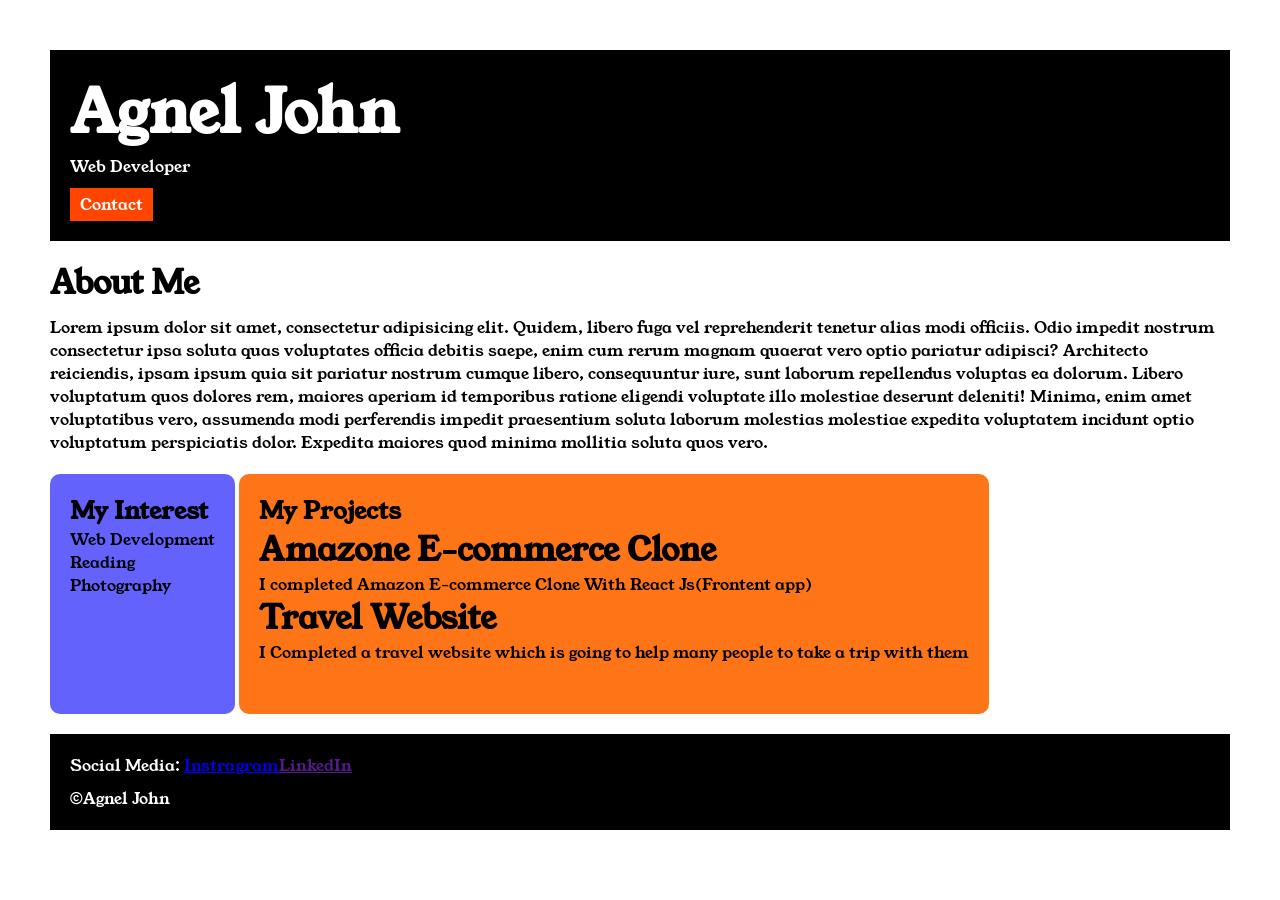
<file: portfolio/index.html>
<!DOCTYPE html>
<html>
    <head>
        <title>Portfolio</title>
        <link rel="stylesheet" href="style.css">
        <link rel="preconnect" href="https://fonts.googleapis.com">
<link rel="preconnect" href="https://fonts.gstatic.com" crossorigin>
<link href="https://fonts.googleapis.com/css2?family=Young+Serif&display=swap" rel="stylesheet">
    </head>
<body>
    <div class="container">

    
    <div class="section-one">
     <h1 class="section-one__name">Agnel John</h1>
     <p class="section-one__role">Web Developer</p>
    <a class="section-one__contact" href="contact.html">Contact</a>
    </div>
    <div class="section-two">

        <h1 class="section-two__tittle">About Me</h1>
<p class="section-two__desc">Lorem ipsum dolor sit amet, consectetur adipisicing elit. Quidem, libero fuga vel reprehenderit tenetur alias modi officiis. Odio impedit nostrum consectetur ipsa soluta quas voluptates officia debitis saepe, enim cum rerum magnam quaerat vero optio pariatur adipisci? Architecto reiciendis, ipsam ipsum quia sit pariatur nostrum cumque libero, consequuntur iure, sunt laborum repellendus voluptas ea dolorum. Libero voluptatum quos dolores rem, maiores aperiam id temporibus ratione eligendi voluptate illo molestiae deserunt deleniti! Minima, enim amet voluptatibus vero, assumenda modi perferendis impedit praesentium soluta laborum molestias molestiae expedita voluptatem incidunt optio voluptatum perspiciatis dolor. Expedita maiores quod minima mollitia soluta quos vero.</p>
</div>
<div class="section-three">
<h2 class="section-three__tittle">My Interest</h2>
<u1 class="section-three__desc">
    <li>Web Development</li>
    <li>Reading</li>
    <li>Photography</li>
</u1>
</div>
<div class="section-four">
<h2 class="section-four__tittle">My Projects</h2>
<u1 class="section-four__desc">
    <li>
        <h1>Amazone E-commerce Clone</h1>
        <p>I completed Amazon E-commerce Clone With React Js(Frontent app)</p>
    </li>
    <li> 
        <h1>Travel Website</h1>
        <p>I Completed a travel website which is going to help many people to take a trip with them</p>
    </li>
</u1>
</div>
<div class="section-five">
<p classs="section-five__tittle">
    Social Media: <a href="https://www.instagram.com/accounts/login/?hl=en">Instragram</a><a href=""https://www.linkedin.com/login>LinkedIn</a>
</p>
<p class="section-five__desc">&copy;Agnel John</p>
</div>
    </div>
</body>
</html>
</file>
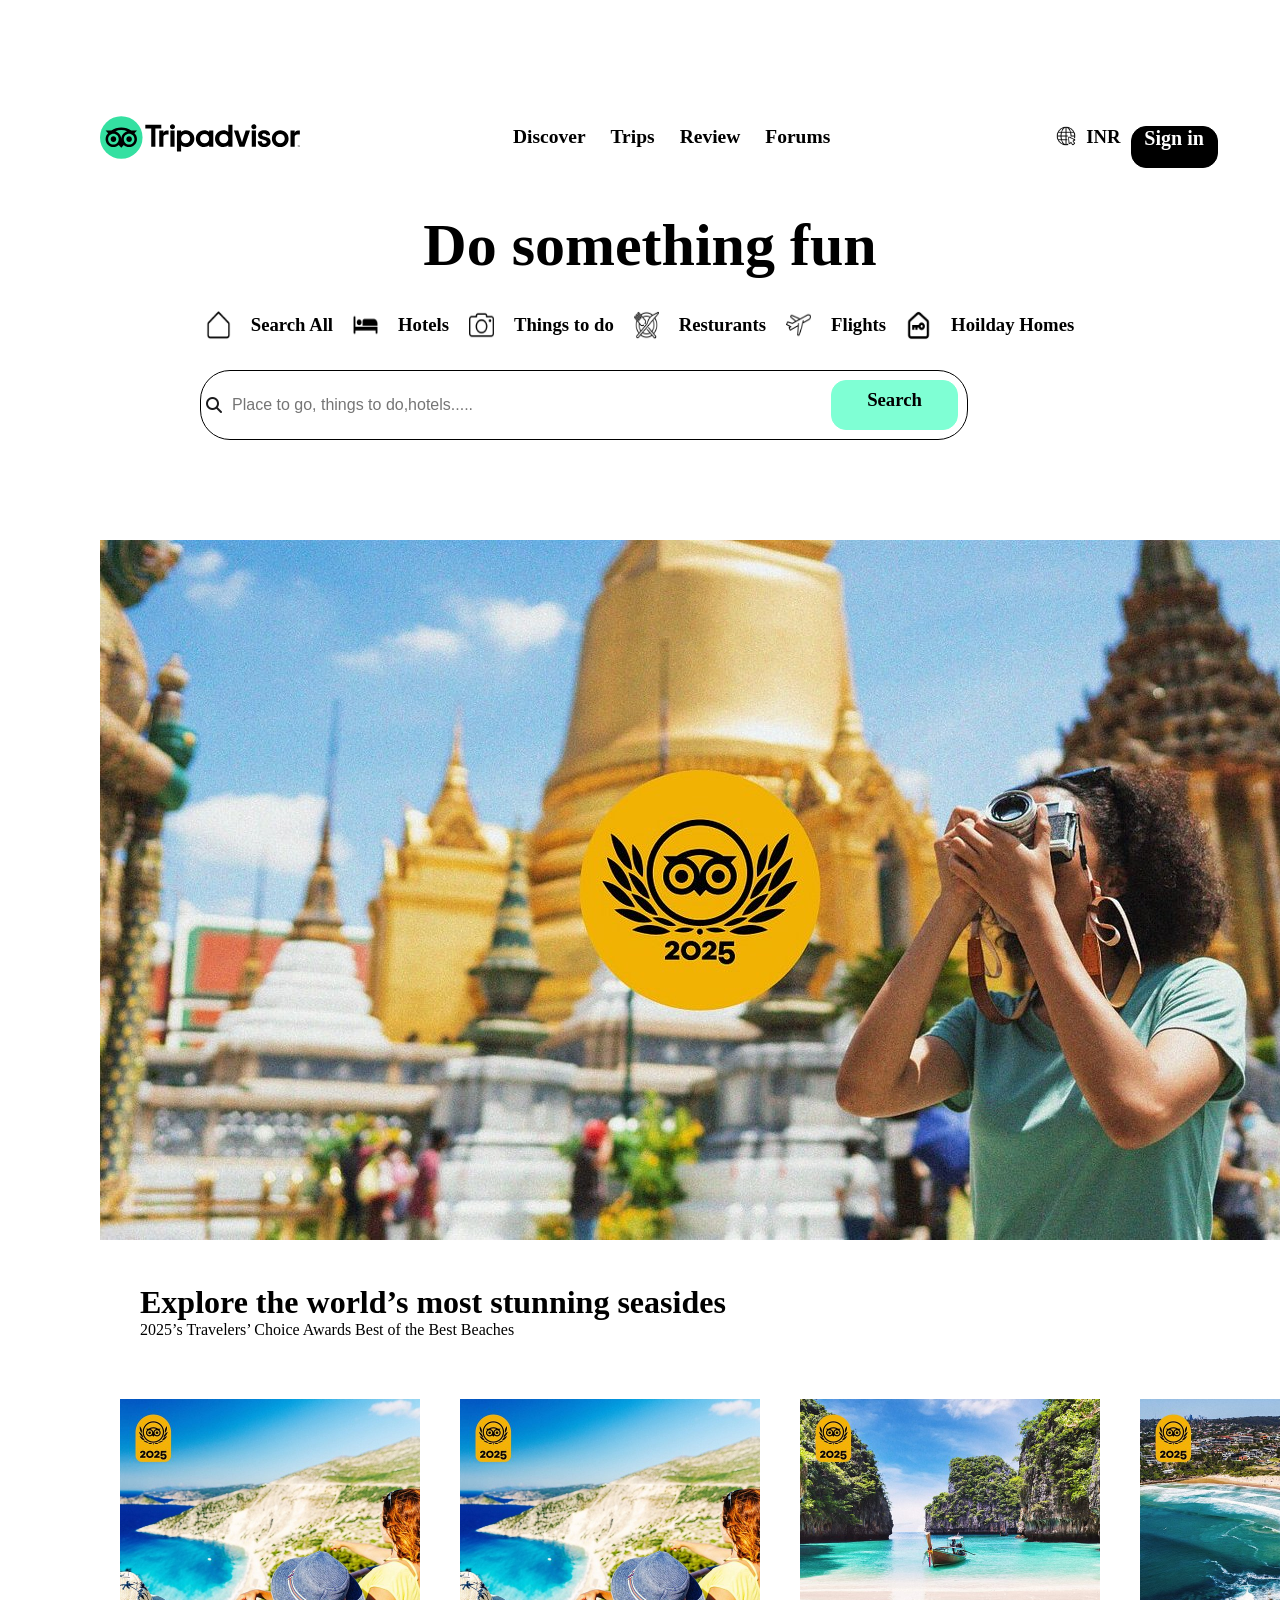
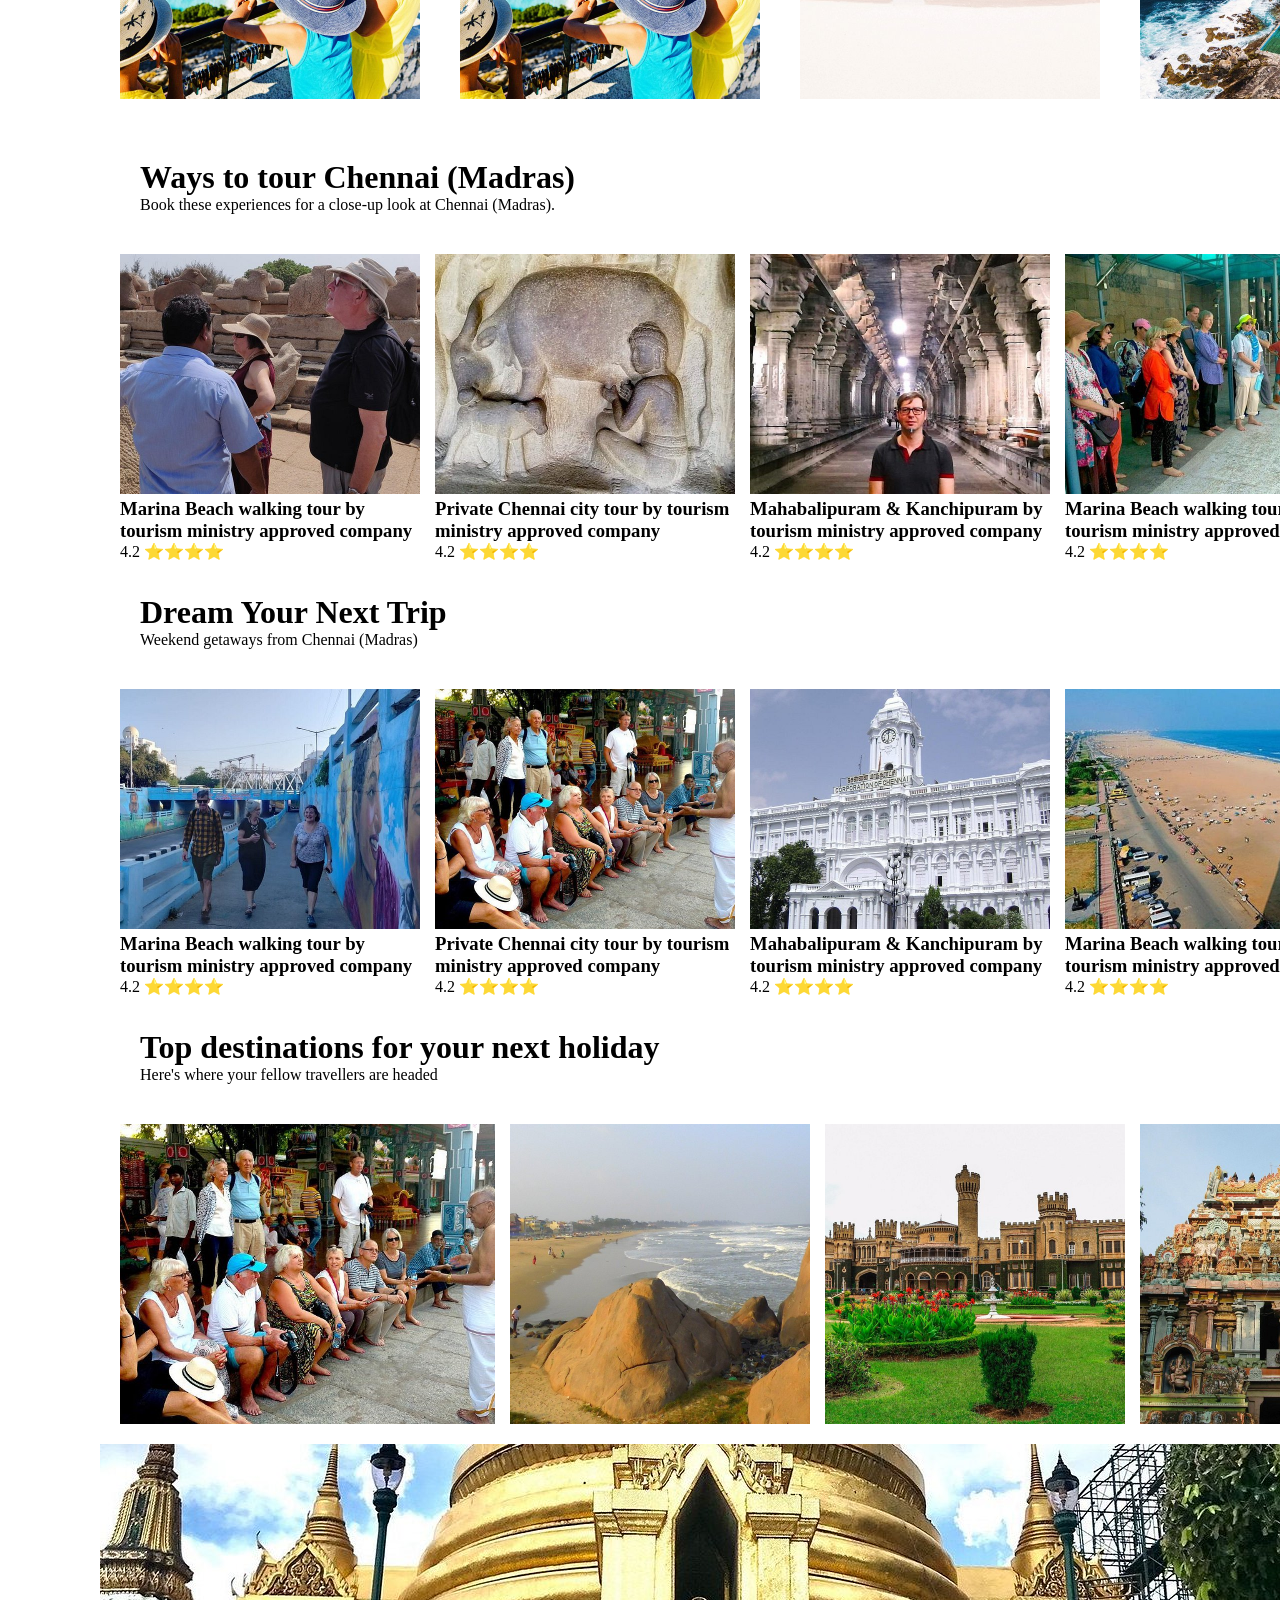
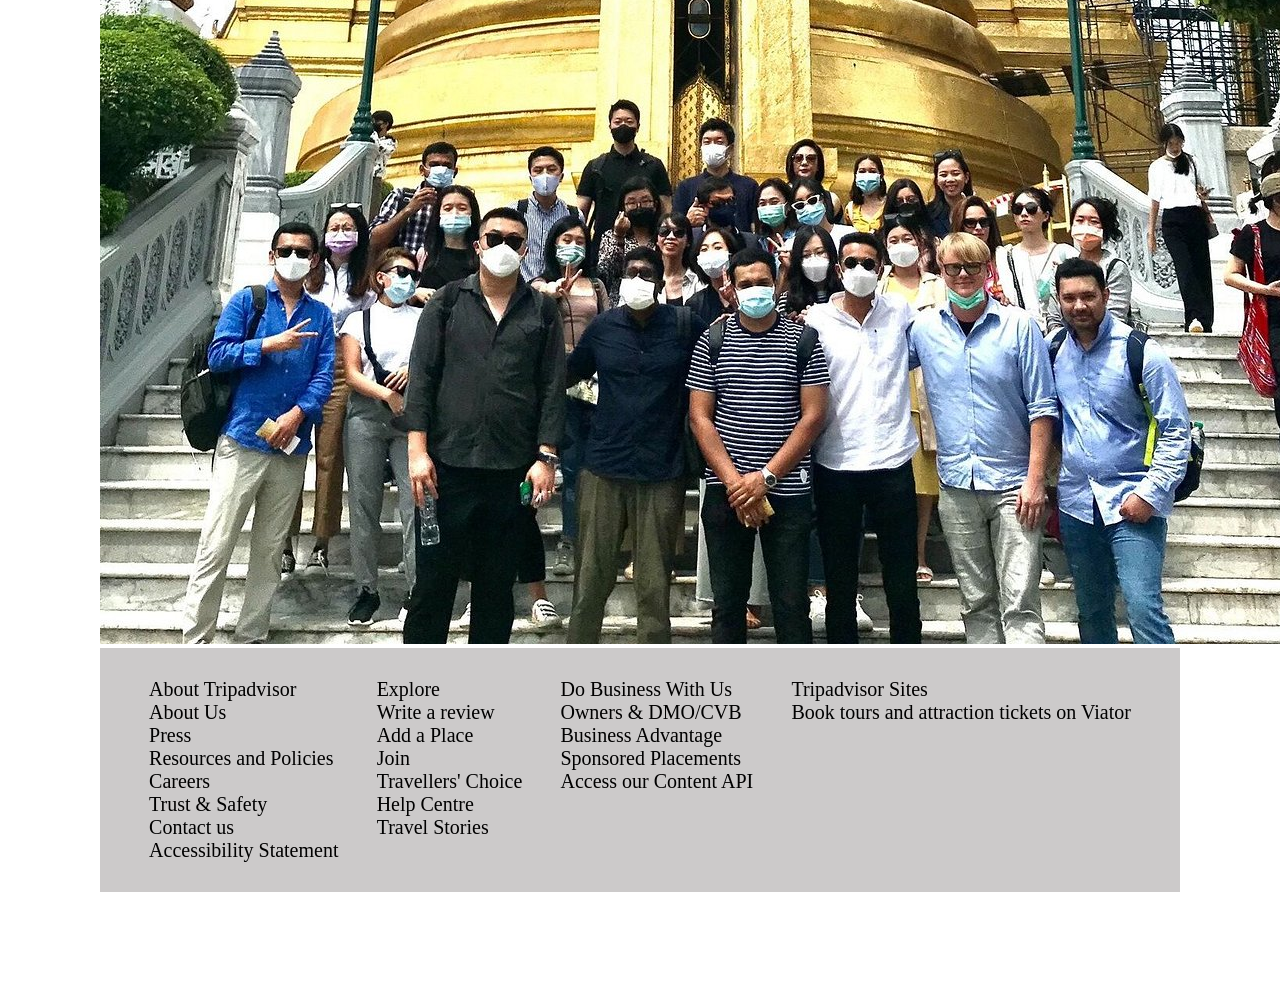
<file: trip-advisor/index.html>
<!DOCTYPE html>
<html lang="en">

<head>
    <meta charset="UTF-8">
    <meta name="viewport" content="width=device-width, initial-scale=1.0">
    <title>Tripadvisor</title>
    <!--Google Style Sheet for fonts-->
    <link rel="preconnect" href="https://fonts.googleapis.com">
    <link rel="preconnect" href="https://fonts.gstatic.com" crossorigin>
    <link href="https://fonts.googleapis.com/css2?family=Gabarito:wght@400..900&display=swap" rel="stylesheet">
    <!--My Style Sheet-->
    <link rel="stylesheet" href="style.css">
    <!--Font Awesome CDN Link-->
    <link rel="stylesheet" href="https://cdnjs.cloudflare.com/ajax/libs/font-awesome/6.7.2/css/all.min.css"
        integrity="sha512-Evv84Mr4kqVGRNSgIGL/F/aIDqQb7xQ2vcrdIwxfjThSH8CSR7PBEakCr51Ck+w+/U6swU2Im1vVX0SVk9ABhg=="
        crossorigin="anonymous" referrerpolicy="no-referrer" />
</head>

<body>
    <div>
        <!--Navbar-->
        <div class="navbar">
            <img src="t1.svg" width="200px" height="75px">
            <div class="navbar__s1">
                <h2>Discover</h2>
                <h2>Trips</h2>
                <h2>Review</h2>
                <h2>Forums</h2>
            </div>
            <div class="navbar__s2">
                <img src="website.png" width="20px" height="20px">
                <h3>INR</h3>
                <h2>Sign in</h2>
            </div>

        </div>
        <div class="navbar__s3">
            <h1>Do something fun</h1>
        </div>
        <div class="navbar__s4">
            <img src="home.png" width="25px" height="30px">
            <h3>Search All</h3>
            <img src="sleeping.png" width="25px" height="30px">
            <h3>Hotels</h3>
            <img src="camera.png" width="25px" height="30px">
            <h3>Things to do</h3>
            <img src="restaurant.png" width="25px" height="30px">
            <h3>Resturants</h3>
            <img src="airplane.png" width="25px" height="30px">
            <h3>Flights</h3>
            <img src="keys.png" width="25px" height="30px">
            <h3>Hoilday Homes</h3>

        </div>
        <div class="navbar__s5">
            <i class="fa-solid fa-magnifying-glass" style="color: #1b1b1d;"></i>
            <input placeholder="Place to go, things to do,hotels.....">
            <div class="navbar__s5__head">
                <h3>Search</h3>
            </div>
        </div>
        <!--Trip Image-->
        <div class="Trips">
        <img src="a1.jpg" alt="travellers">
        </div>
        <div class="tripimage">

        <div class="tripnimage-head">
            <h1>Explore the world’s most stunning seasides</h1>
            <p>2025’s Travelers’ Choice Awards Best of the Best Beaches</p>
        </div>
        <div class="container__one">
            <div class="container__one__s1">
            <img src="f1.jpg" alt="Trip image">
            <img src="f2.jpg" alt="Trip image"> 
            <img src="f3.jpg" alt="Trip image">
            <img src="f4.jpg" alt="Trip image">
        </div>
        </div>
        <div class="tripnimage-head__one">
    <h1>Ways to tour Chennai (Madras)</h1>
                <p>Book these experiences for a close-up look at Chennai (Madras).</p>
</div>
            <div class="container__two">
                <div class="container__two__s1">
                    <img src="f5.jpg" alt="Trip image">
                    <h3>Marina Beach walking tour by tourism ministry approved company</h3>
        <p>4.2 ⭐⭐⭐⭐</p>

                </div>
                <div class="container__two__s2">
                    <img src="f6.jpg" alt="Trip image">
                    <h3>Private Chennai city tour by tourism ministry approved company</h3>
        <p>4.2 ⭐⭐⭐⭐</p>
                </div>
                <div class="container__two__s3">
                    <img src="f7.jpg" alt="Trip image">
                <h3>Mahabalipuram & Kanchipuram by tourism ministry approved company</h3>
        <p>4.2 ⭐⭐⭐⭐</p>
                </div>
                <div class="container__two__s4">
                 <img src="f8.jpg" alt="Trip image">   
                <h3>Marina Beach walking tour by tourism ministry approved company</h3>
        <p>4.2 ⭐⭐⭐⭐</p>
                </div>

            </div>
            
        
        
        <div class="tripnimage-head__two">

        <h1>Dream Your Next Trip</h1>
             <p>Weekend getaways from Chennai (Madras)</p>
        </div>
        
        <div class="container__three">
            <div class="container__three__s1">
                <img src="f9.jpg" alt="Trip image">
                <h3>Marina Beach walking tour by tourism ministry approved company</h3>
    <p>4.2 ⭐⭐⭐⭐</p>

            </div>
            <div class="container__three__s2">
                <img src="f10.jpg" alt="Trip image">
                <h3>Private Chennai city tour by tourism ministry approved company</h3>
    <p>4.2 ⭐⭐⭐⭐</p>
            </div>
            <div class="container__three__s3">
                <img src="f11.jpg" alt="Trip image">
            <h3>Mahabalipuram & Kanchipuram by tourism ministry approved company</h3>
    <p>4.2 ⭐⭐⭐⭐</p>
            </div>
            <div class="container__three__s4">
            <img src="f12.jpg" alt="Trip image"> 
            <h3>Marina Beach walking tour by tourism ministry approved company</h3>
    <p>4.2 ⭐⭐⭐⭐</p>
            </div>
       
            
            
            
            
        </div>
        
        
        <div class="tripnimage-head__three">

        <h1>Top destinations for your next holiday</h1>
            <p>Here's where your fellow travellers are headed</p>
        </div>
        <div class="container__four">
            
        <img src="f13.jpg" alt="Trip image">
        <img src="f14.jpg" alt="Trip image">
        <img src="f15.jpg" alt="Trip image">
        <img src="f16.jpg" alt="Trip image">
    </div>
        </div>
    <img src="a2.jpg" alt="Tripadvisor">

    <div class="footer">
        
            <div class="footer__one__s1">
                <p>About Tripadvisor</p>
                <p>About Us</p>
                <p>Press</p>
                <p>Resources and Policies</p>
                <p>Careers</p>
                <p>Trust & Safety</p>
                <p>Contact us</p>
                <p>Accessibility Statement</p>

            </div>
            <div class="footer__one__s2">
                <p>Explore</p>
                <p>Write a review</p>
                <p>Add a Place</p>
                <p>Join </p>
                <p>Travellers' Choice</p>
                <p>Help Centre</p>
                <p>Travel Stories</p>
 </div>
 <div class="footer__one__s3">
    <p>Do Business With Us</p>
    <p>Owners & DMO/CVB</p>
    <p>Business Advantage</p>
    <p>Sponsored Placements</p>
    <p>Access our Content API</p>
    
</div>
        
        <div class="footer__one__s4">
            <p>Tripadvisor Sites</p>
            <p>Book tours and attraction tickets on Viator</p>
        </div>
        </div>
        












</body>

</html>
</file>
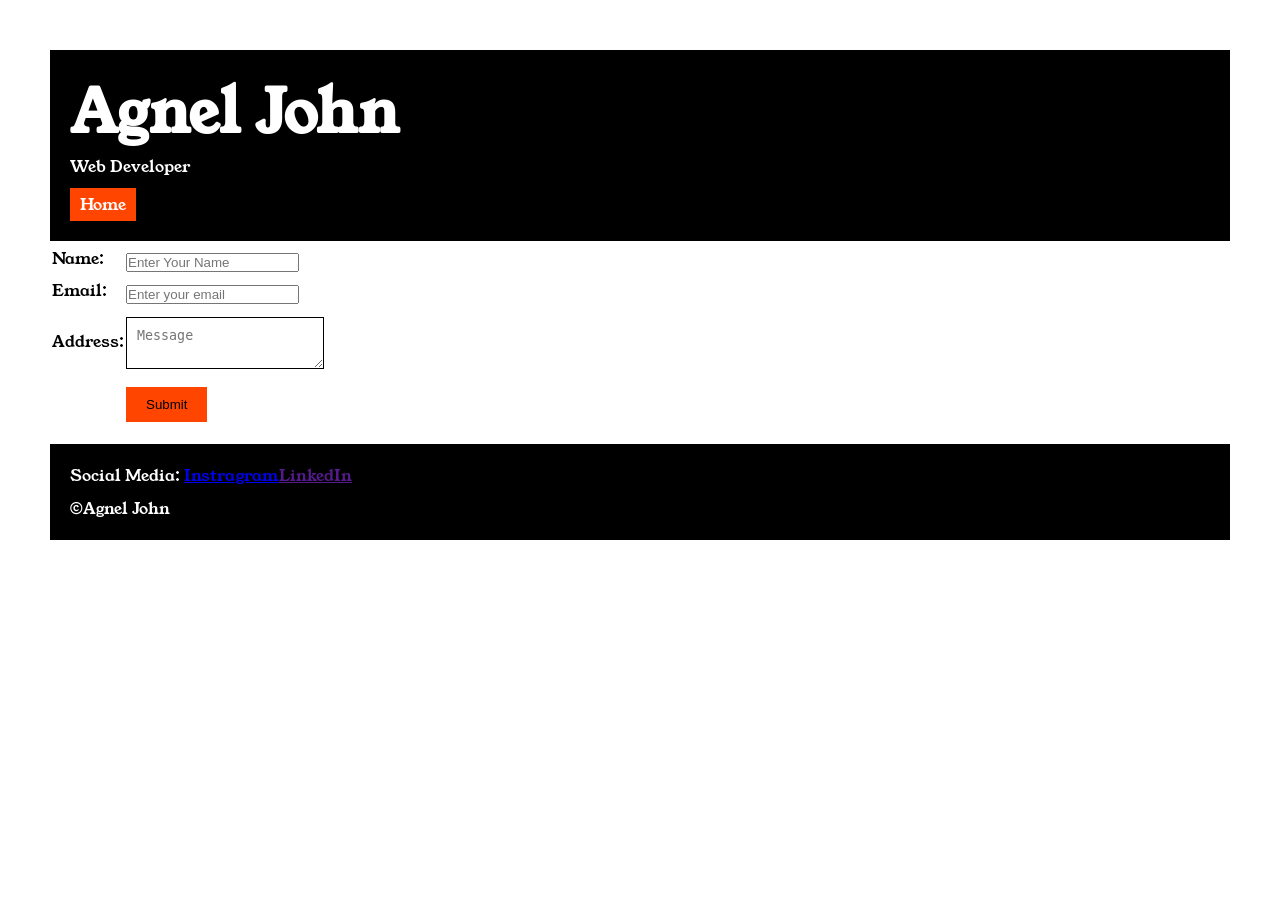
<file: portfolio/contact.html>
<!DOCTYPE html>
<html lang="en">

<head>
    <meta charset="UTF-8">
    <meta name="viewport" content="width=device-width, initial-scale=1.0">
    <title>Contact</title>
    <link rel="stylesheet" href="style.css">
    <link rel="preconnect" href="https://fonts.googleapis.com">
<link rel="preconnect" href="https://fonts.gstatic.com" crossorigin>
<link href="https://fonts.googleapis.com/css2?family=Young+Serif&display=swap" rel="stylesheet">
</head>

<body>
    <div class="container">

        <div class="section-one">
        <h1 class="section-one__name">Agnel John</h1>
        <p class="section-one__role">Web Developer</p>
       <a class="section-one__contact" href="index.html">Home</a>
       </div>
       <div class="contact form">
    <form>
        <table>
            <tr>
                <td>Name:</td>
                <td>
                    <input type="text" placeholder="Enter Your Name" class="contact-form__input">
                </td>
            </tr>
            <tr>
                <td>Email:</td>
                <td>
                    <input type="email" placeholder="Enter your email"class="contact-form__input">
                </td>
            </tr>
            <tr>
                <td>Address:</td>
                <td>
                    <textarea placeholder="Message"class="contact-form__textarea"></textarea>
                </td>
            </tr>
            <tr>
                <td></td>
                <td>
                    <input type="submit"class="contact-form__submit">
                </td>
            </tr>
        </table>
    </form>
       </div>

    <div class="section-five">
        <p classs="section-five__tittle">
            Social Media: <a href="https://www.instagram.com/accounts/login/?hl=en">Instragram</a><a href=""https://www.linkedin.com/login>LinkedIn</a>
        </p>
        <p class="section-five__desc">&copy;Agnel John</p>
        </div>

</body>
</div>

</html>
</file>
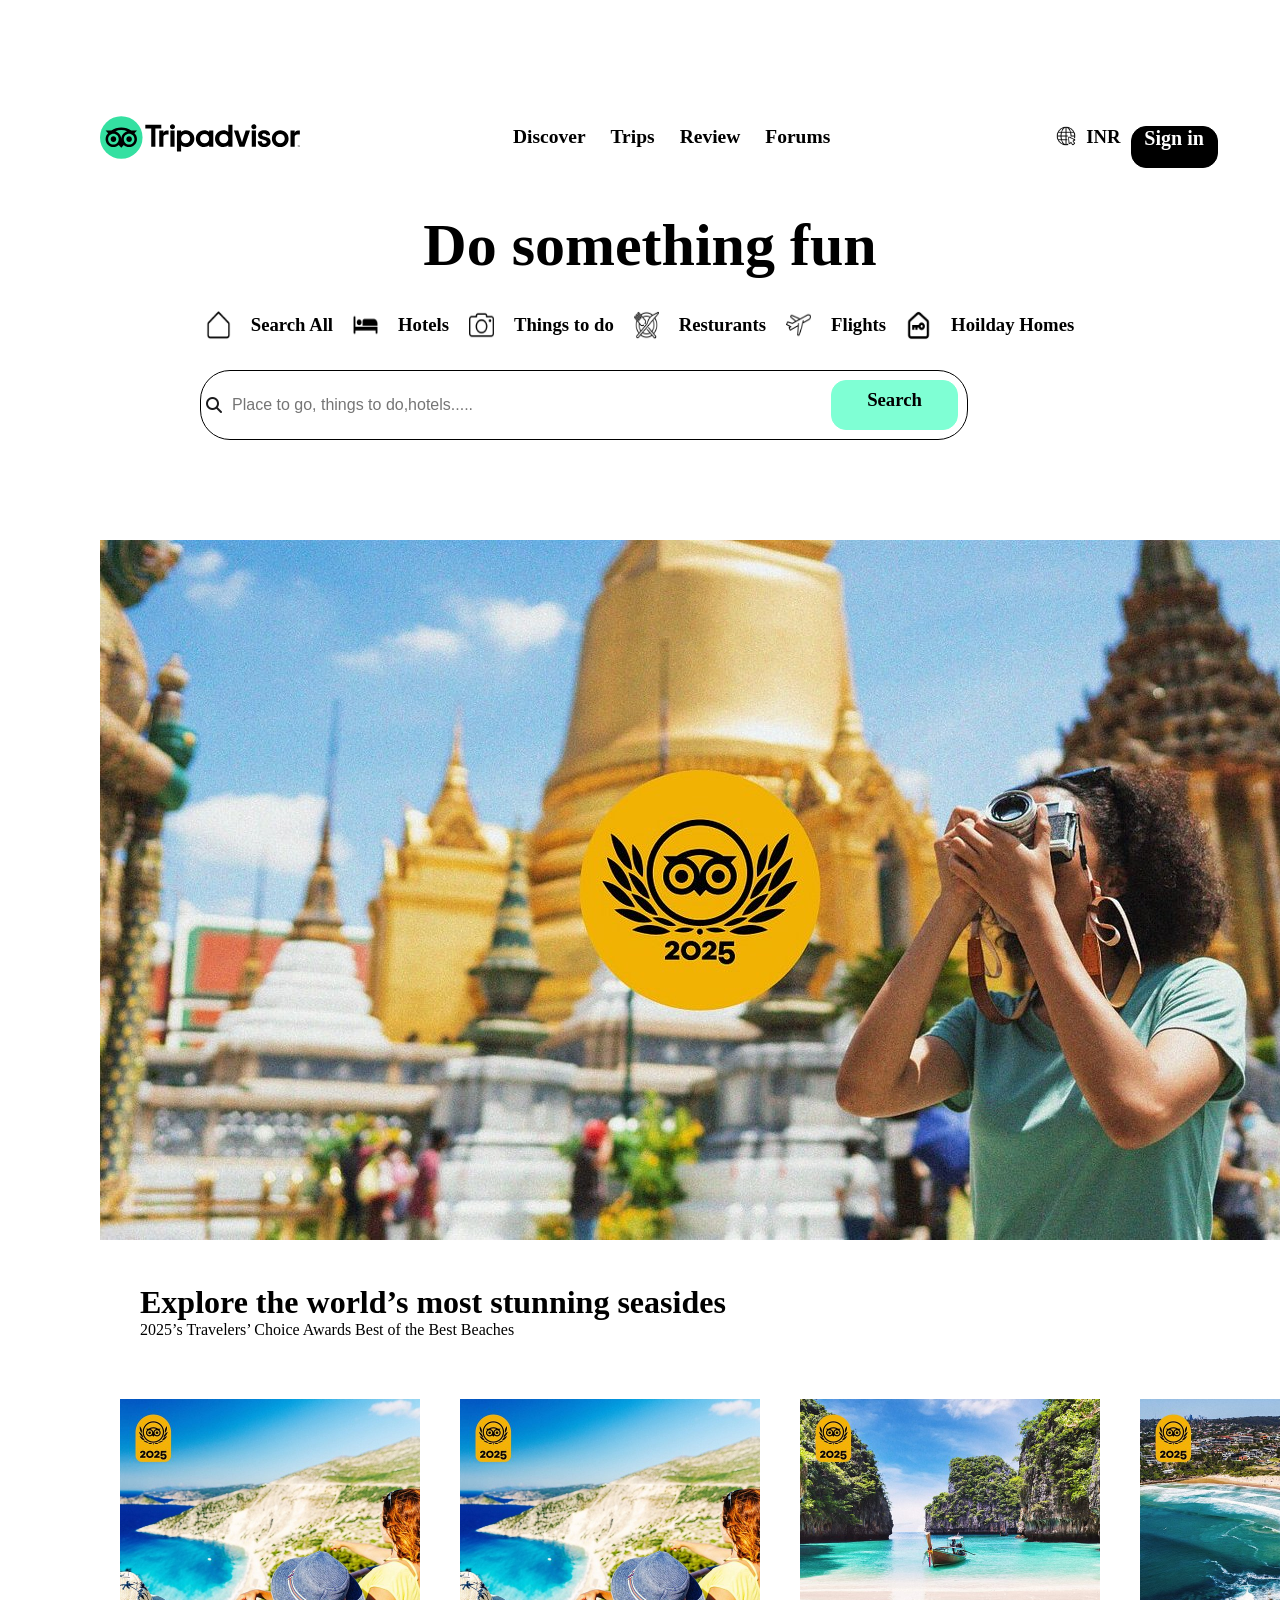
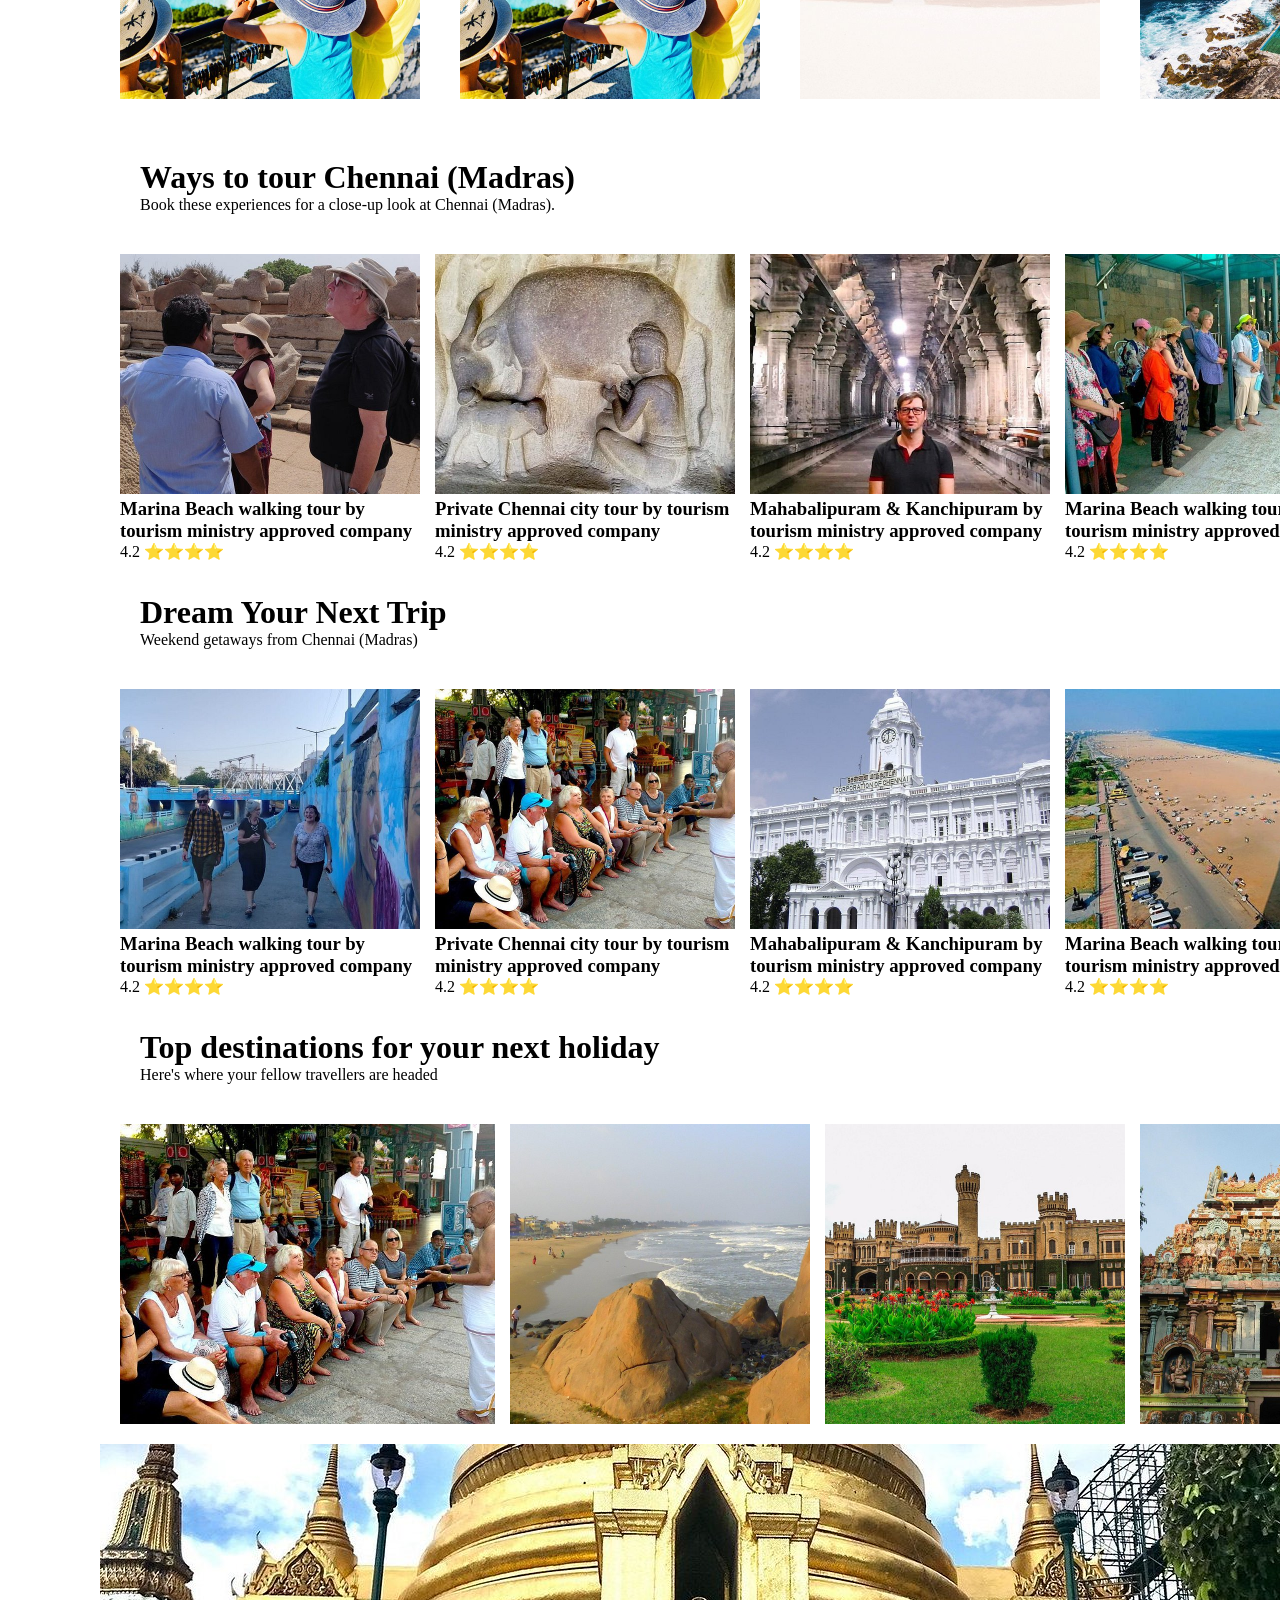
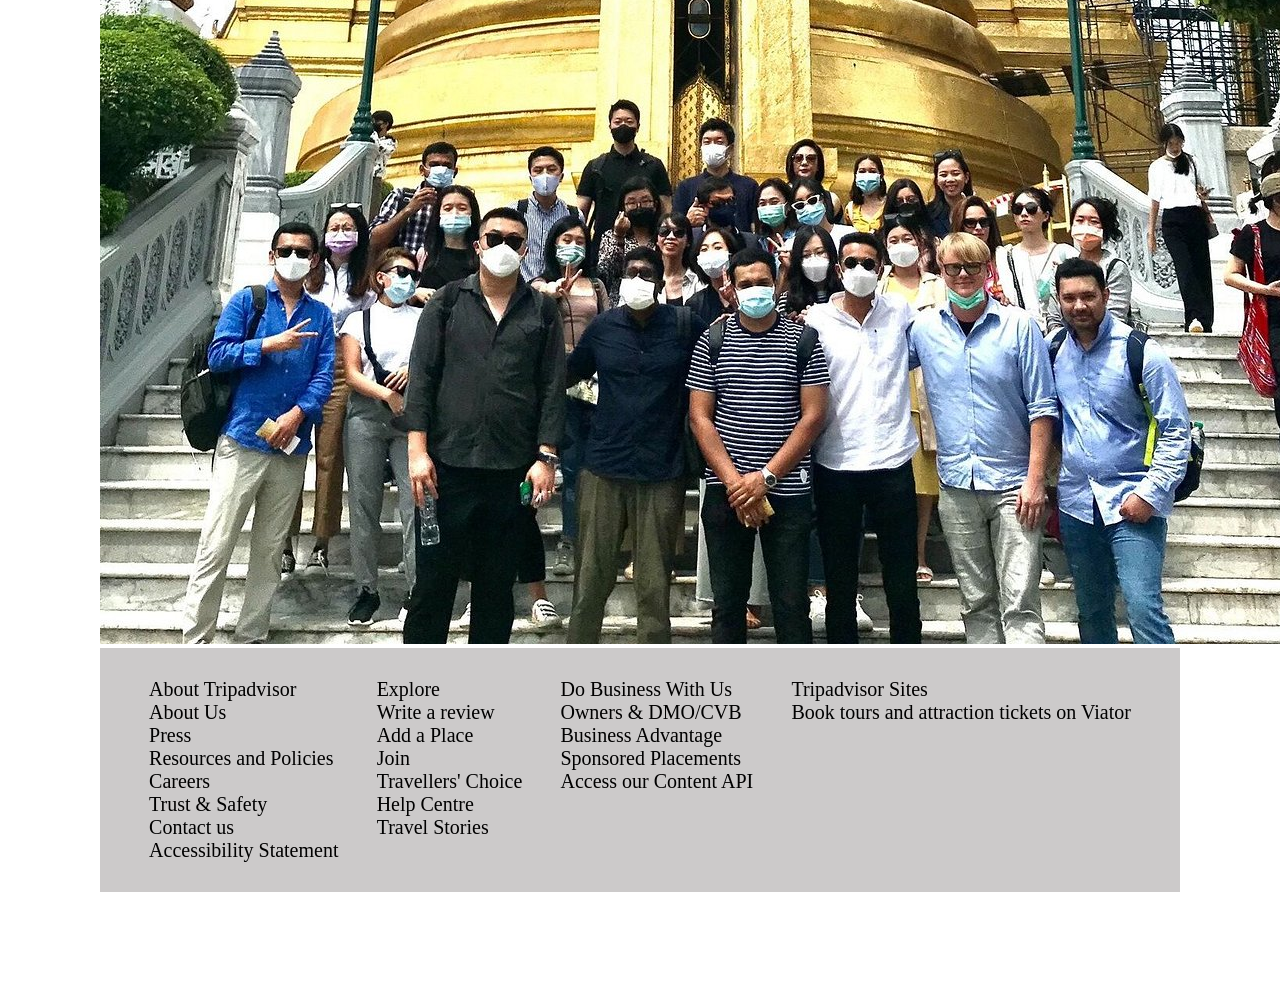
<file: trip-advisor/tripadivsor.html>
<!DOCTYPE html>
<html lang="en">

<head>
    <meta charset="UTF-8">
    <meta name="viewport" content="width=device-width, initial-scale=1.0">
    <title>Tripadvisor</title>
    <!--Google Style Sheet for fonts-->
    <link rel="preconnect" href="https://fonts.googleapis.com">
    <link rel="preconnect" href="https://fonts.gstatic.com" crossorigin>
    <link href="https://fonts.googleapis.com/css2?family=Gabarito:wght@400..900&display=swap" rel="stylesheet">
    <!--My Style Sheet-->
    <link rel="stylesheet" href="style.css">
    <!--Font Awesome CDN Link-->
    <link rel="stylesheet" href="https://cdnjs.cloudflare.com/ajax/libs/font-awesome/6.7.2/css/all.min.css"
        integrity="sha512-Evv84Mr4kqVGRNSgIGL/F/aIDqQb7xQ2vcrdIwxfjThSH8CSR7PBEakCr51Ck+w+/U6swU2Im1vVX0SVk9ABhg=="
        crossorigin="anonymous" referrerpolicy="no-referrer" />
</head>

<body>
    <div>
        <!--Navbar-->
        <div class="navbar">
            <img src="t1.svg" width="200px" height="75px">
            <div class="navbar__s1">
                <h2>Discover</h2>
                <h2>Trips</h2>
                <h2>Review</h2>
                <h2>Forums</h2>
            </div>
            <div class="navbar__s2">
                <img src="website.png" width="20px" height="20px">
                <h3>INR</h3>
                <h2>Sign in</h2>
            </div>

        </div>
        <div class="navbar__s3">
            <h1>Do something fun</h1>
        </div>
        <div class="navbar__s4">
            <img src="home.png" width="25px" height="30px">
            <h3>Search All</h3>
            <img src="sleeping.png" width="25px" height="30px">
            <h3>Hotels</h3>
            <img src="camera.png" width="25px" height="30px">
            <h3>Things to do</h3>
            <img src="restaurant.png" width="25px" height="30px">
            <h3>Resturants</h3>
            <img src="airplane.png" width="25px" height="30px">
            <h3>Flights</h3>
            <img src="keys.png" width="25px" height="30px">
            <h3>Hoilday Homes</h3>

        </div>
        <div class="navbar__s5">
            <i class="fa-solid fa-magnifying-glass" style="color: #1b1b1d;"></i>
            <input placeholder="Place to go, things to do,hotels.....">
            <div class="navbar__s5__head">
                <h3>Search</h3>
            </div>
        </div>
        <!--Trip Image-->
        <div class="Trips">
        <img src="a1.jpg" alt="travellers">
        </div>
        <div class="tripimage">

        <div class="tripnimage-head">
            <h1>Explore the world’s most stunning seasides</h1>
            <p>2025’s Travelers’ Choice Awards Best of the Best Beaches</p>
        </div>
        <div class="container__one">
            <div class="container__one__s1">
            <img src="f1.jpg" alt="Trip image">
            <img src="f2.jpg" alt="Trip image"> 
            <img src="f3.jpg" alt="Trip image">
            <img src="f4.jpg" alt="Trip image">
        </div>
        </div>
        <div class="tripnimage-head__one">
    <h1>Ways to tour Chennai (Madras)</h1>
                <p>Book these experiences for a close-up look at Chennai (Madras).</p>
</div>
            <div class="container__two">
                <div class="container__two__s1">
                    <img src="f5.jpg" alt="Trip image">
                    <h3>Marina Beach walking tour by tourism ministry approved company</h3>
        <p>4.2 ⭐⭐⭐⭐</p>

                </div>
                <div class="container__two__s2">
                    <img src="f6.jpg" alt="Trip image">
                    <h3>Private Chennai city tour by tourism ministry approved company</h3>
        <p>4.2 ⭐⭐⭐⭐</p>
                </div>
                <div class="container__two__s3">
                    <img src="f7.jpg" alt="Trip image">
                <h3>Mahabalipuram & Kanchipuram by tourism ministry approved company</h3>
        <p>4.2 ⭐⭐⭐⭐</p>
                </div>
                <div class="container__two__s4">
                 <img src="f8.jpg" alt="Trip image">   
                <h3>Marina Beach walking tour by tourism ministry approved company</h3>
        <p>4.2 ⭐⭐⭐⭐</p>
                </div>

            </div>
            
        
        
        <div class="tripnimage-head__two">

        <h1>Dream Your Next Trip</h1>
             <p>Weekend getaways from Chennai (Madras)</p>
        </div>
        
        <div class="container__three">
            <div class="container__three__s1">
                <img src="f9.jpg" alt="Trip image">
                <h3>Marina Beach walking tour by tourism ministry approved company</h3>
    <p>4.2 ⭐⭐⭐⭐</p>

            </div>
            <div class="container__three__s2">
                <img src="f10.jpg" alt="Trip image">
                <h3>Private Chennai city tour by tourism ministry approved company</h3>
    <p>4.2 ⭐⭐⭐⭐</p>
            </div>
            <div class="container__three__s3">
                <img src="f11.jpg" alt="Trip image">
            <h3>Mahabalipuram & Kanchipuram by tourism ministry approved company</h3>
    <p>4.2 ⭐⭐⭐⭐</p>
            </div>
            <div class="container__three__s4">
            <img src="f12.jpg" alt="Trip image"> 
            <h3>Marina Beach walking tour by tourism ministry approved company</h3>
    <p>4.2 ⭐⭐⭐⭐</p>
            </div>
       
            
            
            
            
        </div>
        
        
        <div class="tripnimage-head__three">

        <h1>Top destinations for your next holiday</h1>
            <p>Here's where your fellow travellers are headed</p>
        </div>
        <div class="container__four">
            
        <img src="f13.jpg" alt="Trip image">
        <img src="f14.jpg" alt="Trip image">
        <img src="f15.jpg" alt="Trip image">
        <img src="f16.jpg" alt="Trip image">
    </div>
        </div>
    <img src="a2.jpg" alt="Tripadvisor">

    <div class="footer">
        
            <div class="footer__one__s1">
                <p>About Tripadvisor</p>
                <p>About Us</p>
                <p>Press</p>
                <p>Resources and Policies</p>
                <p>Careers</p>
                <p>Trust & Safety</p>
                <p>Contact us</p>
                <p>Accessibility Statement</p>

            </div>
            <div class="footer__one__s2">
                <p>Explore</p>
                <p>Write a review</p>
                <p>Add a Place</p>
                <p>Join </p>
                <p>Travellers' Choice</p>
                <p>Help Centre</p>
                <p>Travel Stories</p>
 </div>
 <div class="footer__one__s3">
    <p>Do Business With Us</p>
    <p>Owners & DMO/CVB</p>
    <p>Business Advantage</p>
    <p>Sponsored Placements</p>
    <p>Access our Content API</p>
    
</div>
        
        <div class="footer__one__s4">
            <p>Tripadvisor Sites</p>
            <p>Book tours and attraction tickets on Viator</p>
        </div>
        </div>
        












</body>

</html>
</file>
<file: portfolio/style.css>
*{
    padding: 0;
    margin: 0;
}
body{
    font-family: 'Young Serif' , serif;
}
.container{
    padding: 50px;
}
.section-one{
    background-color: black;
    color: white;
    padding: 20px;
}
.section-one__contact{
    background-color: orangered;
    color: white;
    text-decoration: none;
    padding-left: 10px;
    padding-right: 10px;
    padding-top: 5px;
    padding-bottom: 5px;
    display: inline-block;
    margin-top: 10px;
}
.section-one__name{
    font-size: 60px;
}
.section__role{
    font-size: 30px;
    margin-top: 10px;
}
.section-two, .section-three, .section-four, .section-five{
    margin-top: 20px;
}
.section-two__desc, .section-three__desc, .section-four__desc, .section-five__desc{
    margin-top: 10px;
}
.section-five{
    background-color: black;
    color: white;
    padding: 20px;
}
.section-five__tittle a{
color: skyblue;
}
.section-three li, .section-four li{
    list-style: none;
}
.section-three{
    background-color: #6462fd;
    color: black;
    padding: 20px;
    display: inline-block;
    height: 200px;
    border-radius: 10px;
    vertical-align: top;
}
.section-four{
    background-color: #FE7517;
    color: black; 
    padding: 20px;
    display: inline-block;
    height: 200px;
    border-radius: 10px;
    vertical-align: top;
}
.contact-form{
    margin-top: 10px;
}
.contact-form__input, .contact-form__textarea, .contact-form__submit{
    margin-top: 10px;
}
   
.contact-form__textarea{
    padding: 10px;
    border: none;
    border: solid black 1px;
}
.contact-form__submit{
    padding-top: 10px;
    padding-bottom: 10px;
    padding-right: 20px;
    padding-left: 20px;
    background-color: orangered;
    color: black;
    border: none;
}
</file>
<file: trip-advisor/style.css>
*{
    margin: 0px;
    padding: 0px;
}
.navbar{
    display: flex;
    gap: 200px;
    position: sticky;
    

}
body{
    padding: 100px;
    margin: auto;
}
  
.navbar__s1{
    display: flex;
    padding: 13px;
    margin-top: 13px;
    gap: 25px;
    justify-content: center;
    font-size: 13px;
    text-align: center;
    
}
.navbar__s2  {
    display: flex;
    gap: 10px;
    padding: 13px;
    margin-top: 13px;


}
.navbar__s2 h2{
    font-size: 20px;
    border: solid black 1px;
    background-color: black;
    color: white;
    border-radius: 15px;
    width: 85px;
    height: 40px;
    text-align: center;
    
}

.navbar__s3 {
    font-size: 30px;
    text-align: center;
    margin: 30px;
    margin-left: 50px;
    font-weight: bolder;
}
.navbar__s4 {
    display: flex;
    justify-content: center;
    gap: 20px;
    
}
.navbar__s4 {
    display: flex;
cursor: pointer;
    align-items: center;
    
}
.navbar__s4 h3:hover{
    transition: 1s;
    background-color: transparent;
    color: black;
    border: solid #A435F0 1px;


}
.navbar__s5{
    padding: 5px;
    margin: 100px;
    border: solid black 1px;
    border-radius: 30px;
    width: 70%;
    display: flex;
    gap: 10px;
    align-items: center;
    margin-top: 30px;
    margin-right: 50px;
    position: sticky;
    
}
.navbar__s5 input{
    border: none;
    font-size: 16px;
    width: 100%;
    background-color: transparent;
    
}
.navbar__s5 input:focus{
    outline: none;
}
.navbar__s5__head{
    border: solid aquamarine 1px;
    border-radius: 15px;
    background-color: aquamarine;
    width: 20%;
    height: 40px;
    text-align: center;
    padding: 4px;
    margin: 4px;
    line-height: 30px;
}
.tripimage {
    flex-grow: 1;
    flex-basis: 20%;
}

.container__one img{
    height: 300px;
    width: 300px;
    display: flex;
    gap: 15px;
    margin: 20px;
}
.container__one__s1{
    display: flex;
    
}
.container__two__s1 img{
    width: 300px;

    
    
}

.container__two{
    height: 300px;
    width: 300px;
    display: flex;
    gap: 15px;
    margin: 20px;
    

}
.container__two__s2 img{
    width: 300px;
}
.container__two__s3 img{
    width: 300px;
}
.container__two__s3 img{
    width: 300px;
}
    
.container__three{
    height: 300px;
    width: 300px;
    display: flex;
    gap: 15px;
    margin: 20px;

}
.container__three__s1 img{
    width: 300px;
}

.container__three__s2 img{
    width: 300px;
}
.container__three__s3 img{
    width: 300px;
}
.container__three__s4 img{
    width: 300px;
}
.container__four{
    height: 300px;
    width: 300px;
    display: flex;
    gap: 15px;
    margin: 20px;
    

}
.container__two__s4 img{
    width: 300px;
}
.tripnimage-head, .tripnimage-head__one, .tripnimage-head__two, .tripnimage-head__three{
    padding: 20px;
    margin: 20px;
}
.footer{
    padding: 30px;
    background-color: rgb(204, 202, 202);
    color: black;
    display: flex;
    justify-content: space-around;
    font-size: 20px;
    
}
.footer__one{
    display: flex;
    gap: 10px;
    
}
.footer__one p{
    margin: 20px;
}
.footer__two{
    margin: 20px;
    align-items: center;
    display: flex;
    justify-content: space-between;
    
}
@media screen and (max-width:800px){
    body{
        font-size: 10px;

    }
}
@media screen and (max-width:500px){
    .tripimage {
        flex-basis: 40%;
    }



}
</file>
